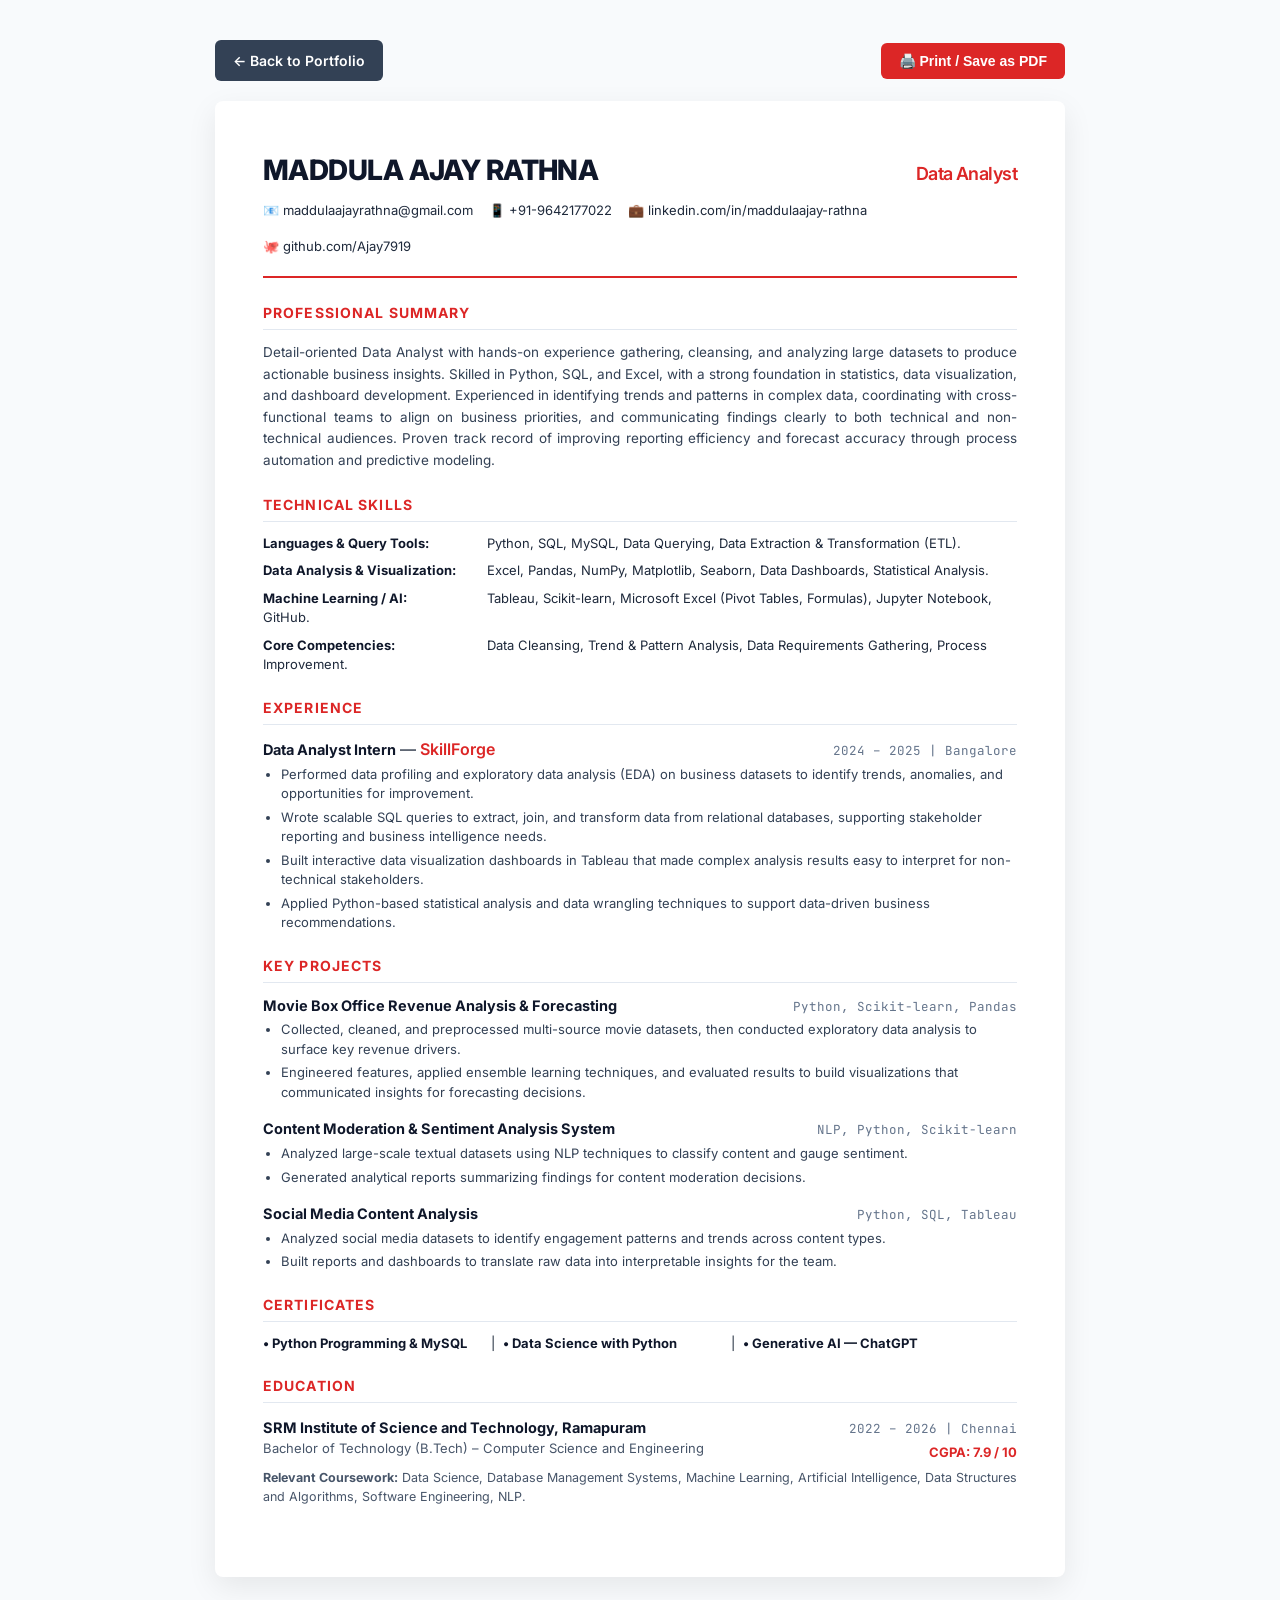
<file: resume.html>
<!DOCTYPE html>
<html lang="en">
<head>
  <meta charset="UTF-8">
  <meta name="viewport" content="width=device-width, initial-scale=1.0">
  <title>Maddula Ajay Rathna - Resume</title>
  <link rel="preconnect" href="https://fonts.googleapis.com">
  <link rel="preconnect" href="https://fonts.gstatic.com" crossorigin>
  <link href="https://fonts.googleapis.com/css2?family=Inter:wght@300;400;500;600;700;800&family=JetBrains+Mono:wght@400;500&display=swap" rel="stylesheet">
  <style>
    :root {
      --primary: #0f172a;
      --accent: #dc2626;
      --text: #1e293b;
      --text-muted: #64748b;
      --border: #e2e8f0;
    }
    * { box-sizing: border-box; margin: 0; padding: 0; }
    body {
      font-family: 'Inter', sans-serif;
      color: var(--text);
      background-color: #f8fafc;
      line-height: 1.5;
      padding: 40px 20px;
    }
    .resume-container {
      max-width: 850px;
      margin: 0 auto;
      background: #ffffff;
      padding: 48px;
      box-shadow: 0 10px 30px rgba(0, 0, 0, 0.08);
      border-radius: 8px;
    }
    .print-bar {
      max-width: 850px;
      margin: 0 auto 20px auto;
      display: flex;
      justify-content: space-between;
      align-items: center;
    }
    .btn {
      display: inline-flex;
      align-items: center;
      gap: 8px;
      padding: 10px 18px;
      background: #dc2626;
      color: white;
      text-decoration: none;
      border-radius: 6px;
      font-weight: 600;
      font-size: 14px;
      cursor: pointer;
      border: none;
    }
    .btn-back {
      background: #334155;
    }
    header {
      border-bottom: 2px solid var(--accent);
      padding-bottom: 20px;
      margin-bottom: 24px;
    }
    h1 {
      font-size: 28px;
      font-weight: 800;
      letter-spacing: -0.02em;
      color: var(--primary);
      display: flex;
      justify-content: space-between;
      align-items: baseline;
      flex-wrap: wrap;
    }
    .title-role {
      font-size: 18px;
      color: var(--accent);
      font-weight: 600;
    }
    .contact-info {
      display: flex;
      flex-wrap: wrap;
      gap: 16px;
      margin-top: 10px;
      font-size: 13px;
      color: var(--text-muted);
    }
    .contact-info a {
      color: var(--text);
      text-decoration: none;
    }
    .contact-info a:hover {
      color: var(--accent);
      text-decoration: underline;
    }
    section {
      margin-bottom: 22px;
    }
    h2 {
      font-size: 14px;
      text-transform: uppercase;
      letter-spacing: 0.08em;
      color: var(--accent);
      font-weight: 700;
      border-bottom: 1px solid var(--border);
      padding-bottom: 6px;
      margin-bottom: 12px;
    }
    p.summary {
      font-size: 13.5px;
      color: #334155;
      line-height: 1.6;
      text-align: justify;
    }
    .skills-grid {
      display: flex;
      flex-direction: column;
      gap: 8px;
      font-size: 13px;
    }
    .skill-row strong {
      color: var(--primary);
      min-width: 220px;
      display: inline-block;
    }
    .experience-item, .project-item {
      margin-bottom: 16px;
    }
    .item-header {
      display: flex;
      justify-content: space-between;
      align-items: baseline;
      margin-bottom: 4px;
    }
    .item-title {
      font-size: 14.5px;
      font-weight: 700;
      color: var(--primary);
    }
    .item-company {
      color: var(--accent);
      font-weight: 600;
    }
    .item-date {
      font-size: 12.5px;
      color: var(--text-muted);
      font-family: 'JetBrains Mono', monospace;
    }
    ul.bullets {
      padding-left: 18px;
      font-size: 13px;
      color: #334155;
    }
    ul.bullets li {
      margin-bottom: 4px;
    }
    .coursework {
      margin-top: 6px;
      font-size: 12.5px;
      color: #475569;
    }
    @media print {
      body {
        background: white;
        padding: 0;
      }
      .print-bar {
        display: none !important;
      }
      .resume-container {
        box-shadow: none;
        padding: 0;
        max-width: 100%;
      }
      a {
        text-decoration: none;
        color: inherit;
      }
    }
  </style>
</head>
<body>

  <div class="print-bar">
    <a href="index.html" class="btn btn-back">← Back to Portfolio</a>
    <button onclick="window.print()" class="btn">🖨️ Print / Save as PDF</button>
  </div>

  <div class="resume-container">
    <header>
      <h1>
        <span>MADDULA AJAY RATHNA</span>
        <span class="title-role">Data Analyst</span>
      </h1>
      <div class="contact-info">
        <span>📧 <a href="mailto:maddulaajayrathna@gmail.com">maddulaajayrathna@gmail.com</a></span>
        <span>📱 <a href="tel:+919642177022">+91-9642177022</a></span>
        <span>💼 <a href="https://linkedin.com/in/maddulaajay-rathna-287b451b1" target="_blank">linkedin.com/in/maddulaajay-rathna</a></span>
        <span>🐙 <a href="https://github.com/Ajay7919/Ajay-Rathna-M" target="_blank">github.com/Ajay7919</a></span>
      </div>
    </header>

    <section>
      <h2>Professional Summary</h2>
      <p class="summary">
        Detail-oriented Data Analyst with hands-on experience gathering, cleansing, and analyzing large datasets to produce actionable business insights. Skilled in Python, SQL, and Excel, with a strong foundation in statistics, data visualization, and dashboard development. Experienced in identifying trends and patterns in complex data, coordinating with cross-functional teams to align on business priorities, and communicating findings clearly to both technical and non-technical audiences. Proven track record of improving reporting efficiency and forecast accuracy through process automation and predictive modeling.
      </p>
    </section>

    <section>
      <h2>Technical Skills</h2>
      <div class="skills-grid">
        <div class="skill-row">
          <strong>Languages & Query Tools:</strong>
          <span>Python, SQL, MySQL, Data Querying, Data Extraction & Transformation (ETL).</span>
        </div>
        <div class="skill-row">
          <strong>Data Analysis & Visualization:</strong>
          <span>Excel, Pandas, NumPy, Matplotlib, Seaborn, Data Dashboards, Statistical Analysis.</span>
        </div>
        <div class="skill-row">
          <strong>Machine Learning / AI:</strong>
          <span>Tableau, Scikit-learn, Microsoft Excel (Pivot Tables, Formulas), Jupyter Notebook, GitHub.</span>
        </div>
        <div class="skill-row">
          <strong>Core Competencies:</strong>
          <span>Data Cleansing, Trend & Pattern Analysis, Data Requirements Gathering, Process Improvement.</span>
        </div>
      </div>
    </section>

    <section>
      <h2>Experience</h2>
      <div class="experience-item">
        <div class="item-header">
          <div>
            <span class="item-title">Data Analyst Intern</span> — <span class="item-company">SkillForge</span>
          </div>
          <span class="item-date">2024 – 2025 | Bangalore</span>
        </div>
        <ul class="bullets">
          <li>Performed data profiling and exploratory data analysis (EDA) on business datasets to identify trends, anomalies, and opportunities for improvement.</li>
          <li>Wrote scalable SQL queries to extract, join, and transform data from relational databases, supporting stakeholder reporting and business intelligence needs.</li>
          <li>Built interactive data visualization dashboards in Tableau that made complex analysis results easy to interpret for non-technical stakeholders.</li>
          <li>Applied Python-based statistical analysis and data wrangling techniques to support data-driven business recommendations.</li>
        </ul>
      </div>
    </section>

    <section>
      <h2>Key Projects</h2>
      <div class="project-item">
        <div class="item-header">
          <span class="item-title">Movie Box Office Revenue Analysis & Forecasting</span>
          <span class="item-date">Python, Scikit-learn, Pandas</span>
        </div>
        <ul class="bullets">
          <li>Collected, cleaned, and preprocessed multi-source movie datasets, then conducted exploratory data analysis to surface key revenue drivers.</li>
          <li>Engineered features, applied ensemble learning techniques, and evaluated results to build visualizations that communicated insights for forecasting decisions.</li>
        </ul>
      </div>

      <div class="project-item">
        <div class="item-header">
          <span class="item-title">Content Moderation & Sentiment Analysis System</span>
          <span class="item-date">NLP, Python, Scikit-learn</span>
        </div>
        <ul class="bullets">
          <li>Analyzed large-scale textual datasets using NLP techniques to classify content and gauge sentiment.</li>
          <li>Generated analytical reports summarizing findings for content moderation decisions.</li>
        </ul>
      </div>

      <div class="project-item">
        <div class="item-header">
          <span class="item-title">Social Media Content Analysis</span>
          <span class="item-date">Python, SQL, Tableau</span>
        </div>
        <ul class="bullets">
          <li>Analyzed social media datasets to identify engagement patterns and trends across content types.</li>
          <li>Built reports and dashboards to translate raw data into interpretable insights for the team.</li>
        </ul>
      </div>
    </section>

    <section>
      <h2>Certificates</h2>
      <div class="skills-grid">
        <div class="skill-row">
          <strong>• Python Programming & MySQL</strong> &nbsp;|&nbsp; 
          <strong>• Data Science with Python</strong> &nbsp;|&nbsp; 
          <strong>• Generative AI — ChatGPT</strong>
        </div>
      </div>
    </section>

    <section>
      <h2>Education</h2>
      <div class="experience-item">
        <div class="item-header">
          <div>
            <span class="item-title">SRM Institute of Science and Technology, Ramapuram</span>
            <div style="font-size: 13px; color: #475569;">Bachelor of Technology (B.Tech) – Computer Science and Engineering</div>
          </div>
          <div style="text-align: right;">
            <div class="item-date">2022 – 2026 | Chennai</div>
            <strong style="color: var(--accent); font-size: 13px;">CGPA: 7.9 / 10</strong>
          </div>
        </div>
        <div class="coursework">
          <strong>Relevant Coursework:</strong> Data Science, Database Management Systems, Machine Learning, Artificial Intelligence, Data Structures and Algorithms, Software Engineering, NLP.
        </div>
      </div>
    </section>
  </div>

</body>
</html>
</file>
